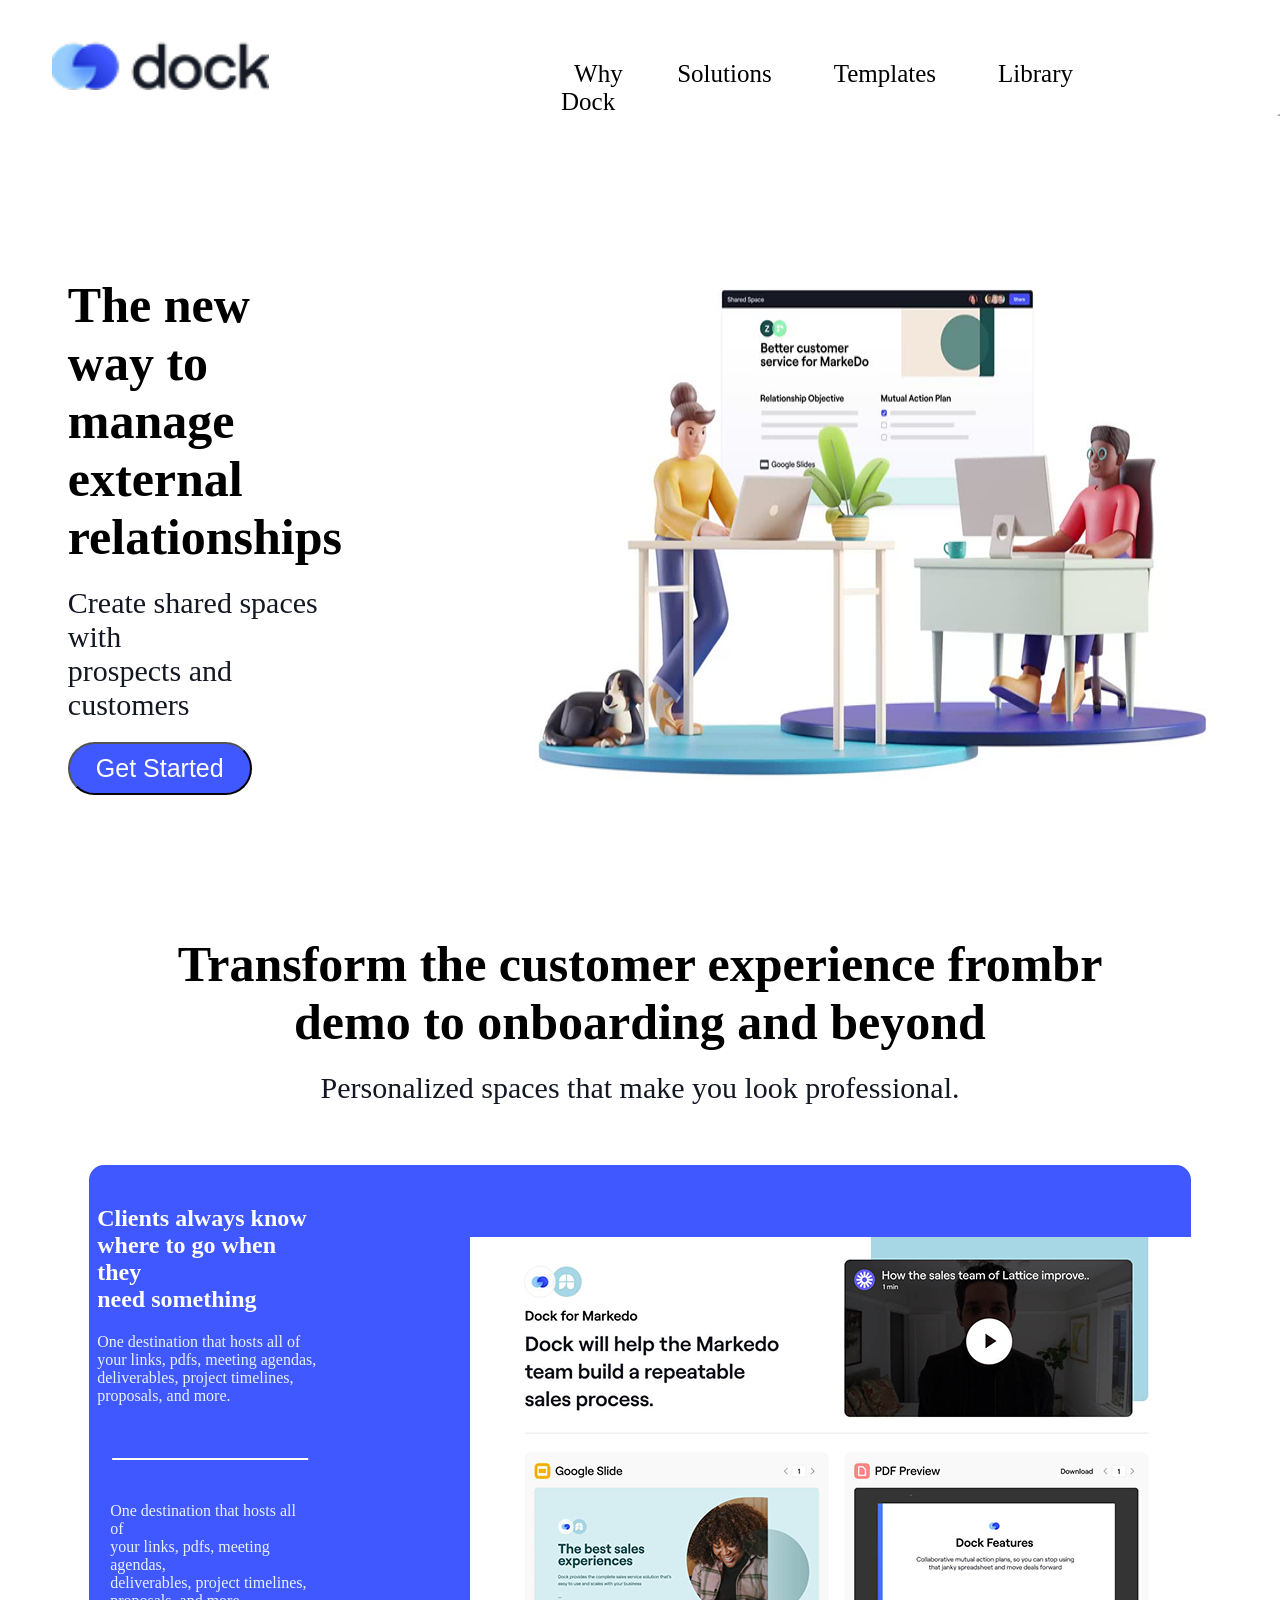
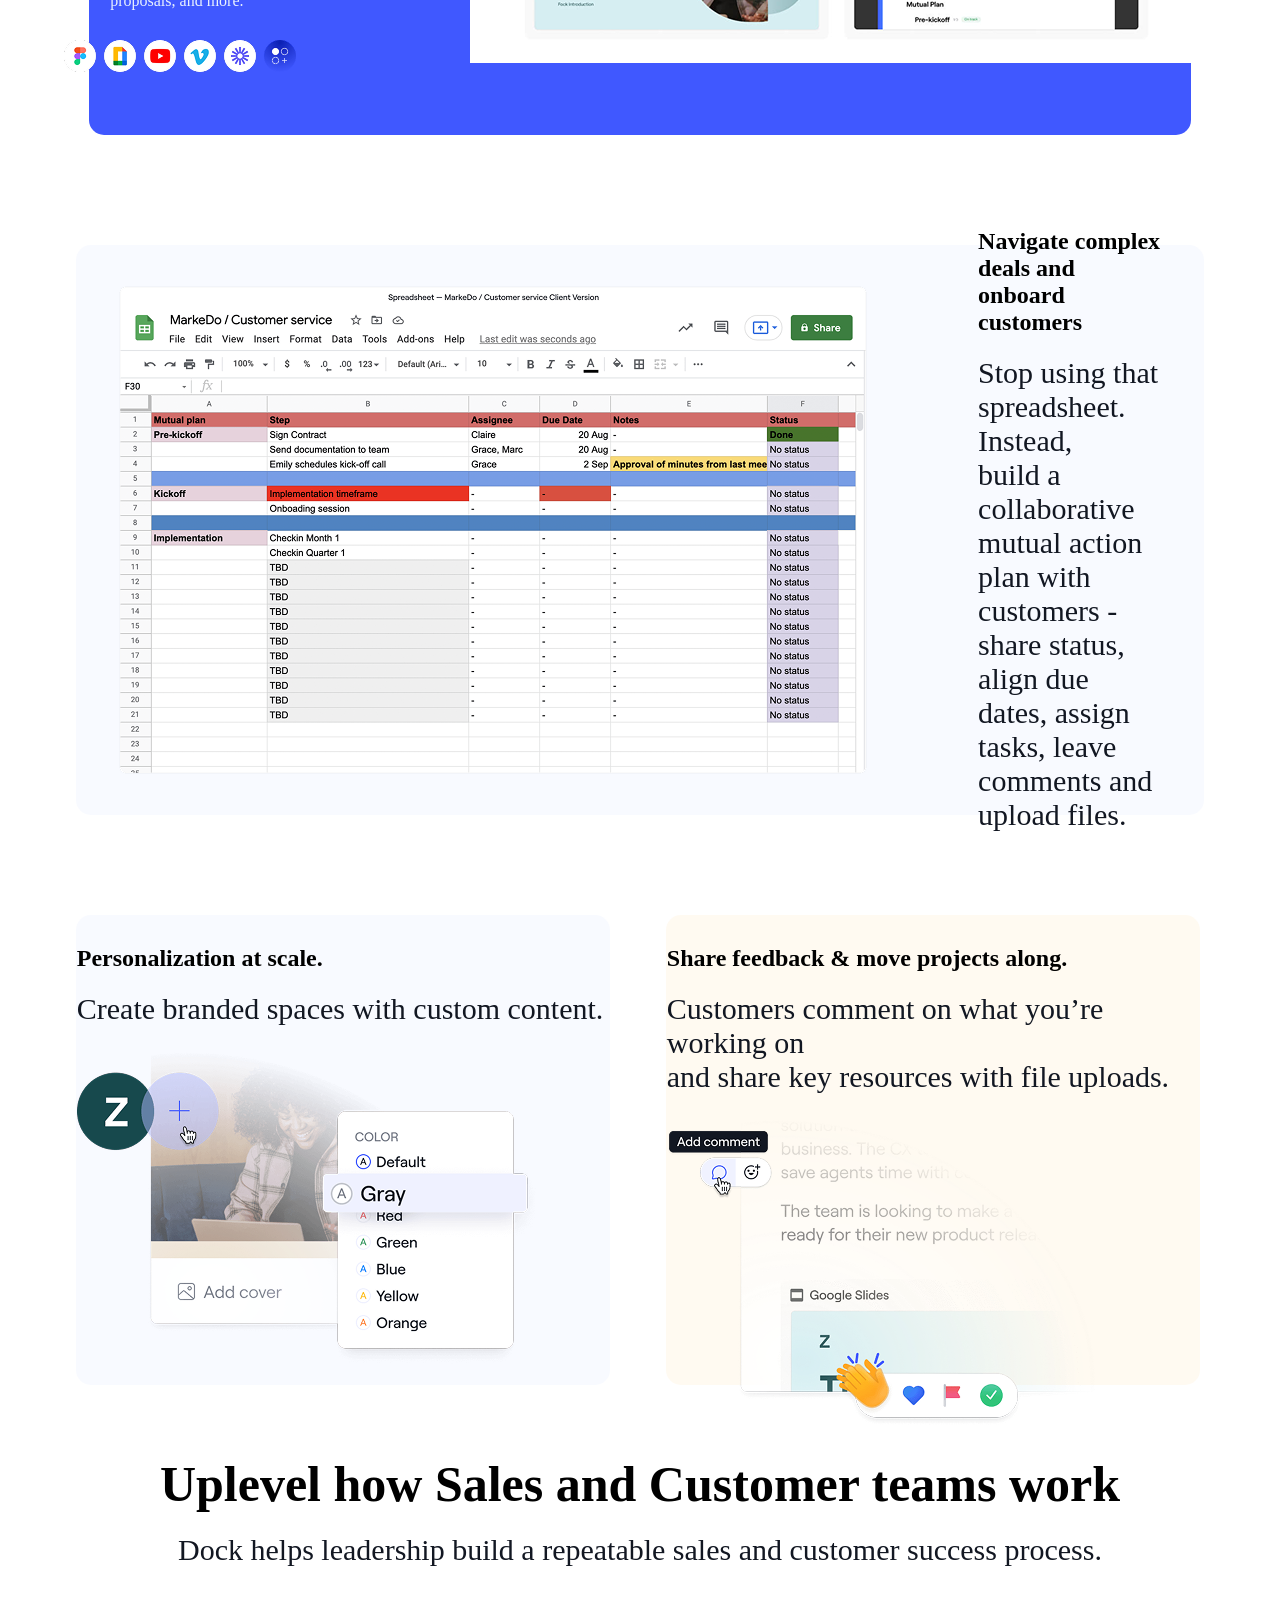
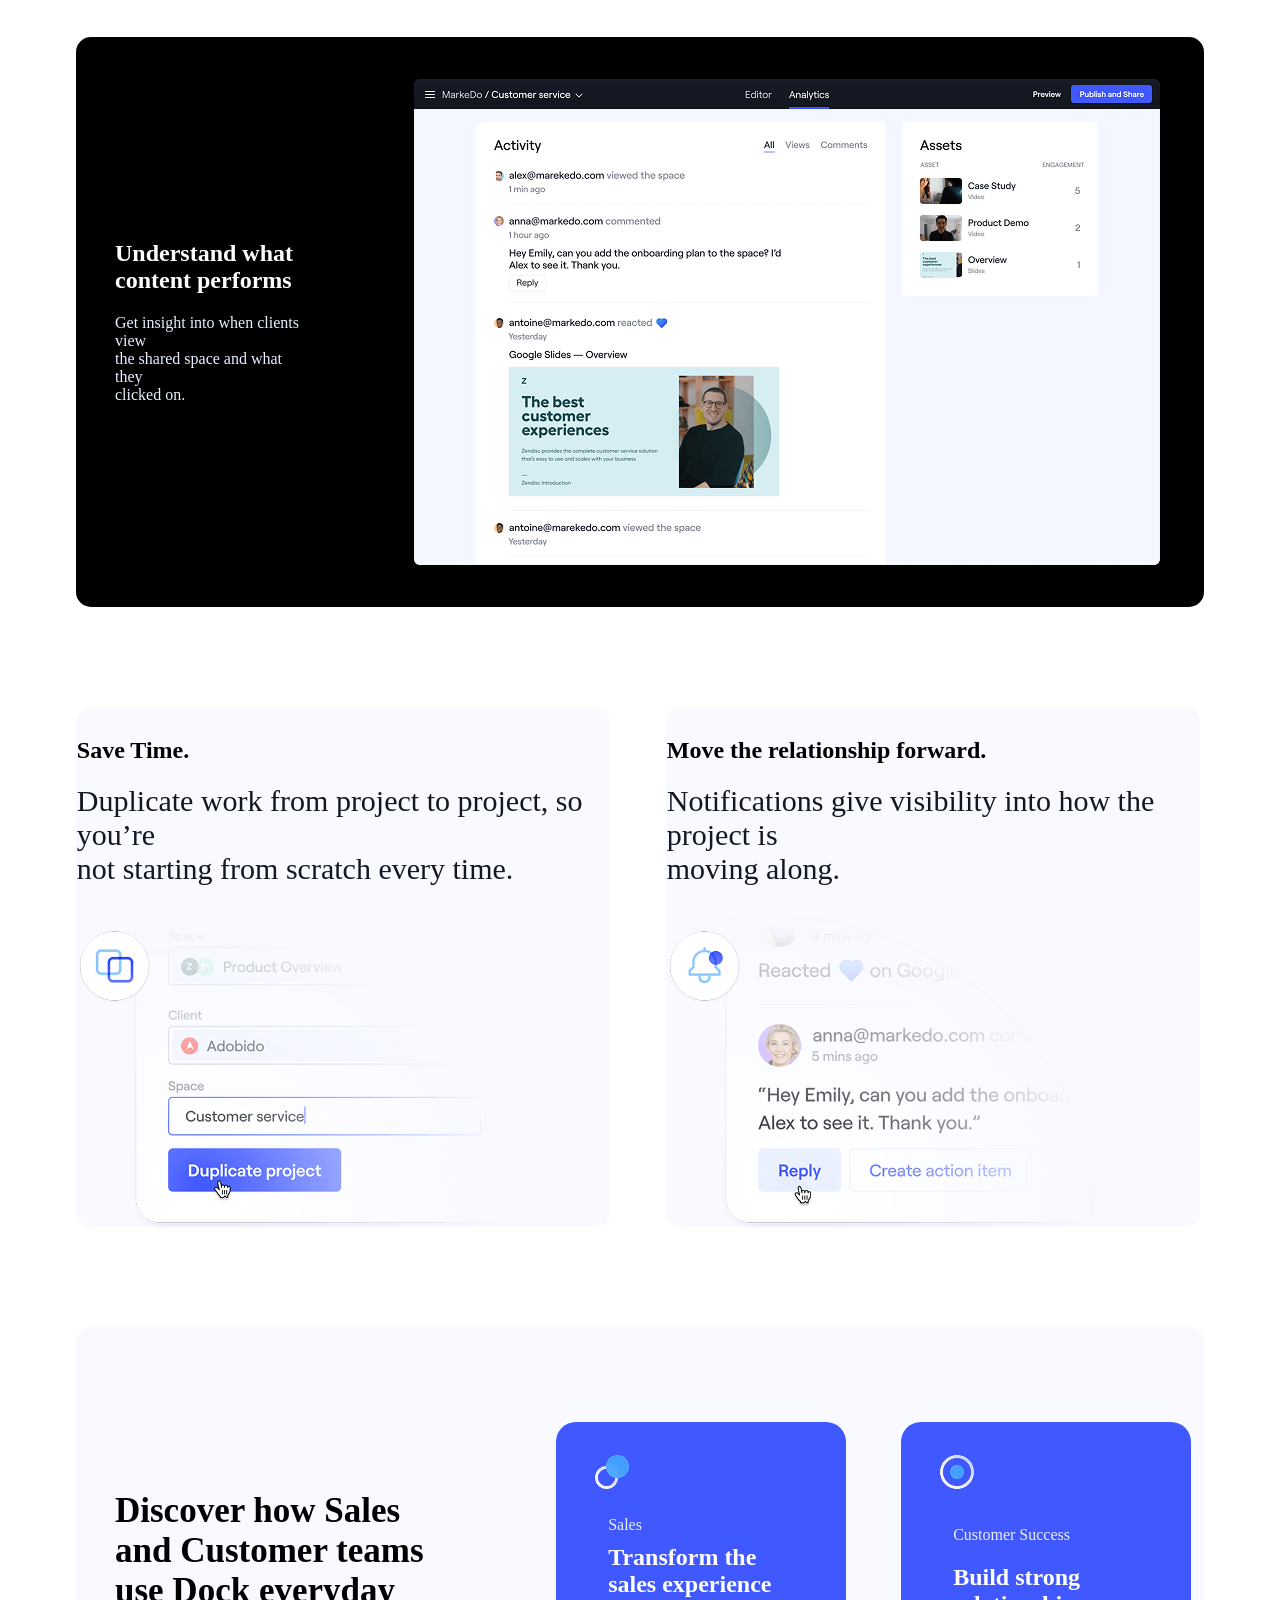
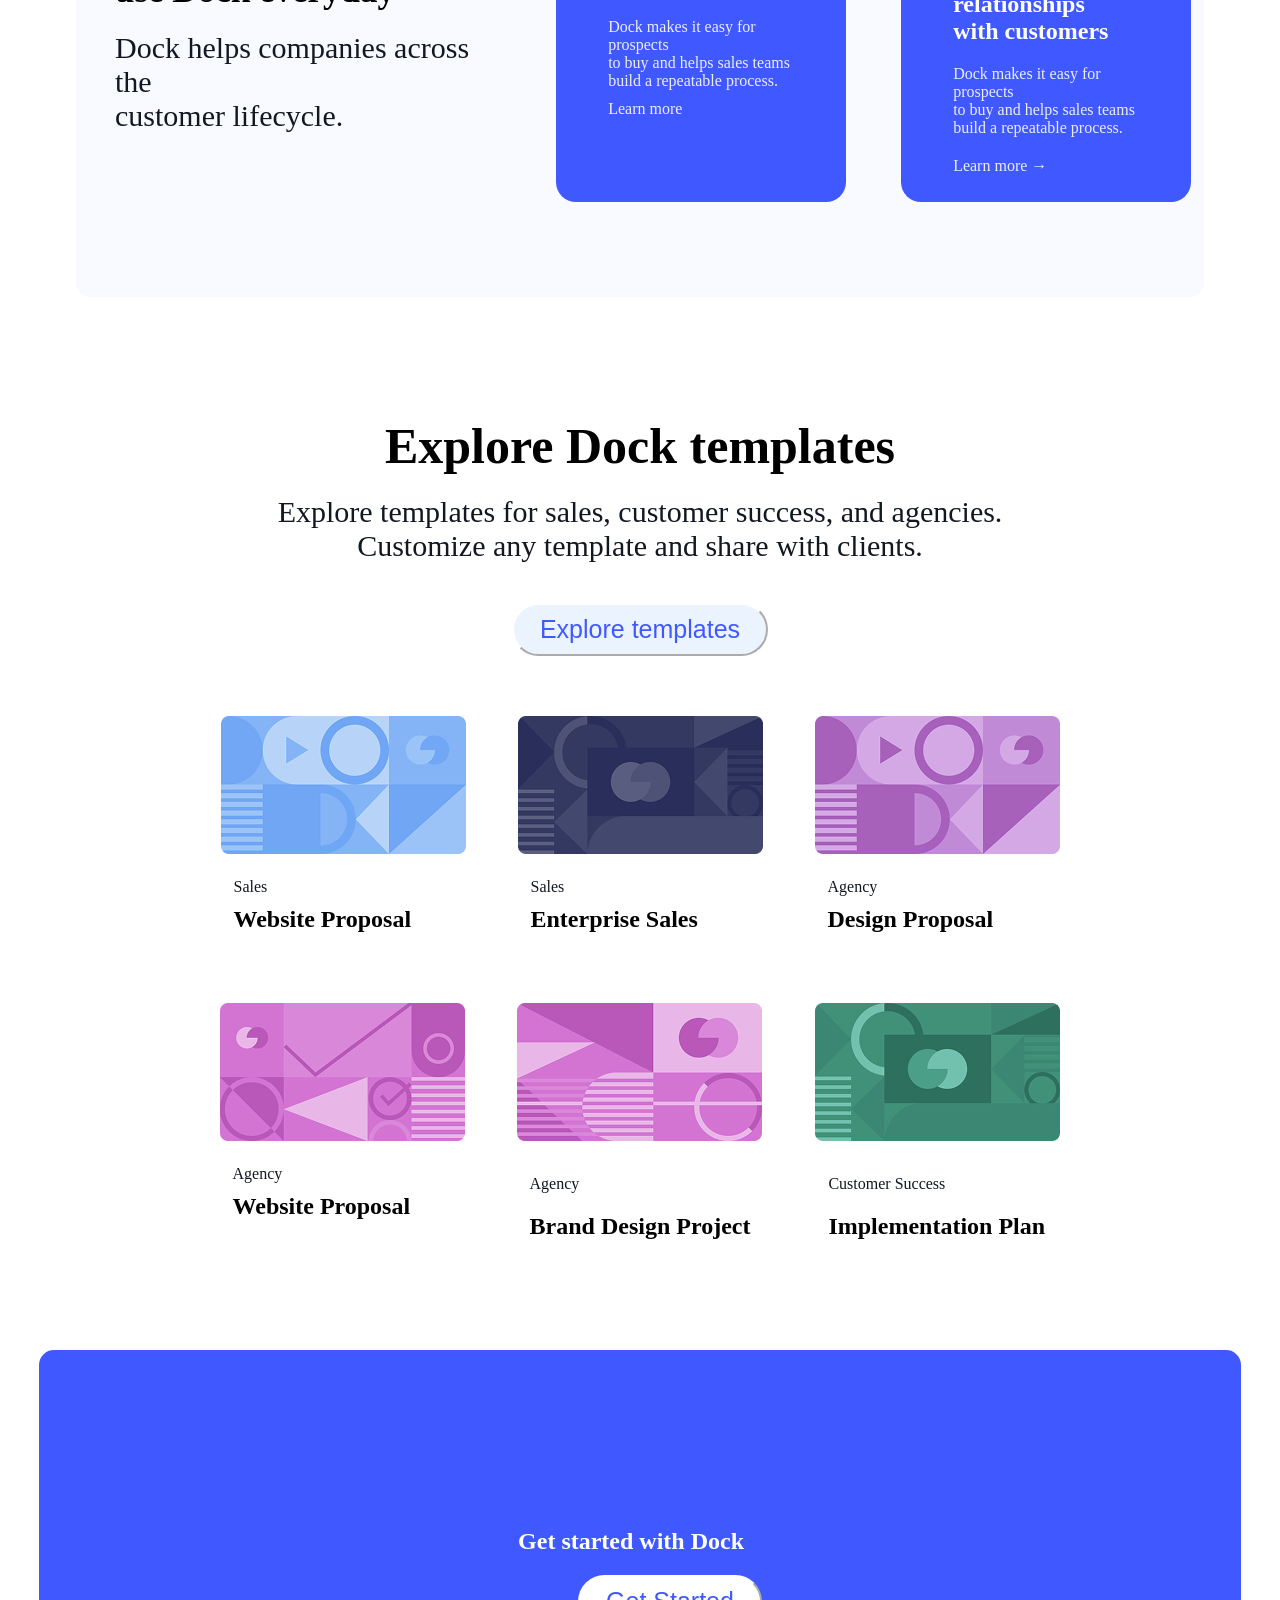
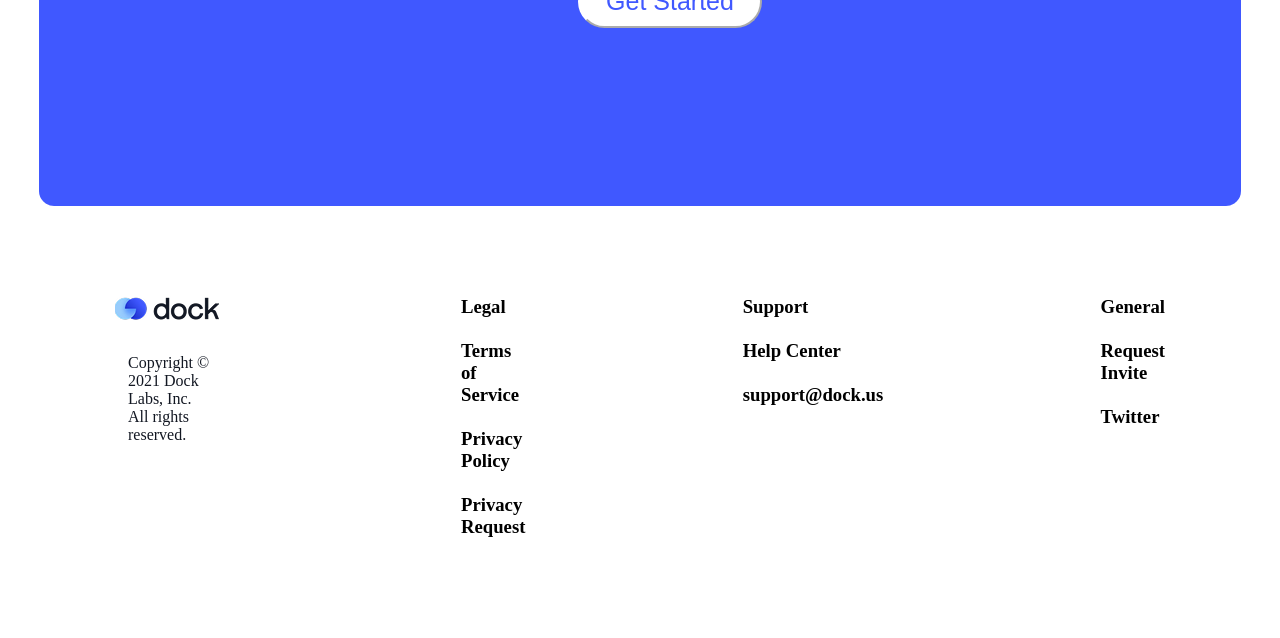
<file: Index.Html>
<!DOCTYPE html>
<html lang="en">
  <head>
    <meta charset="UTF-8" />
    <meta name="viewport" content="width=device-width, initial-scale=1.0" />
    <title>Alikhon</title>
    <link rel="stylesheet" href="style.css" />
    <link rel="icon" href="./images/image.png" />
  </head>
  <body>
    <article class="a1">
      <img src="./images/Rectangle.png" alt="foto" height="50px" />
      <article>
        <ul class="a2">
          <li>
            <a
              href="https://www.figma.com/design/2fCUUXqe4x7he8HZuL7DAa/Affiliate--?node-id=1-185&t=6nnpQIxRqFyxDdeL-0"
              >Why Dock</a
            >
          </li>
          <li>
            <a
              href="https://www.figma.com/design/2fCUUXqe4x7he8HZuL7DAa/Affiliate--?node-id=1-185&t=6nnpQIxRqFyxDdeL-0"
              >Solutions</a
            >
          </li>
          <li>
            <a
              href="https://www.figma.com/design/2fCUUXqe4x7he8HZuL7DAa/Affiliate--?node-id=1-185&t=6nnpQIxRqFyxDdeL-0"
              >Templates</a
            >
          </li>
          <li>
            <a
              href="https://www.figma.com/design/2fCUUXqe4x7he8HZuL7DAa/Affiliate--?node-id=1-185&t=6nnpQIxRqFyxDdeL-0"
              >Library</a
            >
          </li>
          <div class="a5">
            <button class="a4">
              <a
                class="a6"
                href="https://www.figma.com/design/2fCUUXqe4x7he8HZuL7DAa/Affiliate--?node-id=1-185&t=6nnpQIxRqFyxDdeL-0"
                >Login</a
              >
            </button>
            <button class="a3">
              <a
                class="a7"
                href="https://www.figma.com/design/2fCUUXqe4x7he8HZuL7DAa/Affiliate--?node-id=1-185&t=6nnpQIxRqFyxDdeL-0"
                >Started</a
              >
            </button>
          </div>
        </ul>
      </article>
    </article>
    <article class="a10">
      <div>
        <h1 class="a8">
          The new way to <br />
          manage external <br />
          relationships
        </h1>
        <p class="a9">
          Create shared spaces with <br />
          prospects and customers
        </p>
        <div>
          <button class="a11">
            <a
              class="a12"
              href="https://www.figma.com/design/2fCUUXqe4x7he8HZuL7DAa/Affiliate--?node-id=1-185&t=6nnpQIxRqFyxDdeL-0"
            >
              Get Started
            </a>
          </button>
        </div>
      </div>
      <img src="./images/Rectangle (2).png" alt="foto" />
    </article>
    <article class="a13">
      <h1 class="a8">
        Transform the customer experience frombr<br />
        demo to onboarding and beyond
      </h1>
      <p class="a9">Personalized spaces that make you look professional.</p>
      <div class="a18">
        <div class="a16">
          <div>
            <h1 class="a14">
              Clients always know <br />
              where to go when they <br />
              need something
            </h1>
            <p class="a15">
              One destination that hosts all of <br />
              your links, pdfs, meeting agendas, <br />
              deliverables, project timelines, <br />
              proposals, and more.
            </p>
            <div>
              <h1 class="a17">fsdfhdfkndnhfortw</h1>
            </div>
            <div>
              <p class="a15">
                One destination that hosts all of <br />
                your links, pdfs, meeting agendas, <br />
                deliverables, project timelines, <br />
                proposals, and more.
              </p>
              <div class="a25">
                <img src="./images/Rectangle (10).png" alt="fot" />
              </div>
            </div>
          </div>
          <img src="./images/Rectangle (3).png" alt="foto" />
        </div>
      </div>
    </article>
    <article class="a18">
      <div class="a19">
        <img src="./images/Rectangle (4).png" alt="foto" />
        <div>
          <h1>
            Navigate complex <br />
            deals and onboard <br />
            customers
          </h1>
          <p class="a9">
            Stop using that spreadsheet. Instead, <br />
            build a collaborative mutual action <br />
            plan with customers - share status, <br />
            align due dates, assign tasks, leave <br />
            comments and upload files.
          </p>
        </div>
      </div>
    </article>
    <article class="a22">
      <div class="a20">
        <div>
          <h1>Personalization at scale.</h1>
          <p class="a9">Create branded spaces with custom content.</p>
          <img src="./images/Rectangle (5).png" alt="foto" />
        </div>
      </div>
      <div class="a21">
        <div>
          <h1>Share feedback & move projects along.</h1>
          <p class="a9">
            Customers comment on what you’re working on <br />
            and share key resources with file uploads.
          </p>
          <img src="./images/Rectangle (6).png" alt="foto" />
        </div>
      </div>
    </article>
    <article class="a13">
      <h1 class="a8">Uplevel how Sales and Customer teams work</h1>
      <p class="a9">
        Dock helps leadership build a repeatable sales and customer success
        process.
      </p>
    </article>
    <article class="a18">
      <div class="a23">
        <div>
          <h1 class="a14">
            Understand what <br />
            content performs
          </h1>
          <p class="a15">
            Get insight into when clients view <br />
            the shared space and what they <br />
            clicked on.
          </p>
        </div>
        <img src="./images/Rectangle (7).png" alt="foto" />
      </div>
    </article>
    <article class="a22">
      <div class="a24">
        <div>
          <h1>Save Time.</h1>
          <p class="a9">
            Duplicate work from project to project, so you’re <br />
            not starting from scratch every time.
          </p>
          <img src="./images/Rectangle (8).png" alt="foto" />
        </div>
      </div>
      <div class="a24">
        <div>
          <h1>Move the relationship forward.</h1>
          <p class="a9">
            Notifications give visibility into how the project is <br />
            moving along.
          </p>
          <img src="./images/Rectangle (9).png" alt="foto" />
        </div>
      </div>
    </article>
    <article class="a18">
      <div class="a26">
        <div>
          <h1 class="a27">
            Discover how Sales <br />
            and Customer teams <br />
            use Dock everyday
          </h1>
          <p class="a9">
            Dock helps companies across the <br />
            customer lifecycle.
          </p>
        </div>
        <div class="a28">
          <div>
            <img src="./images/Rectangle (11).png" alt="foto" />
            <div>
              <pp class="a38">Sales</pp>
              <h1>
                Transform the <br />
                sales experience
              </h1>
              <p class="a38">
                Dock makes it easy for prospects <br />
                to buy and helps sales teams <br />
                build a repeatable process.
              </p>
              <pp class="a38">Learn more</pp>
            </div>
          </div>
        </div>
        <div class="a28">
          <div>
            <img src="./images/Rectangle (12).png" alt="foto" />
            <div>
              <p class="a38">Customer Success</p>
              <h1>
                Build strong <br />
                relationships <br />
                with customers
              </h1>
              <p class="a38">
                Dock makes it easy for prospects <br />
                to buy and helps sales teams <br />
                build a repeatable process.
              </p>
              <p class="a38">Learn more →</p>
            </div>
          </div>
        </div>
      </div>
    </article>
    <article class="a18">
      <div class="a29">
        <h1 class="a8">Explore Dock templates</h1>
        <p class="a9">
          Explore templates for sales, customer success, and agencies. <br />
          Customize any template and share with clients.
        </p>
        <div class="a32">
          <button class="a31">
            <a
              class="a30"
              href="https://www.figma.com/design/2fCUUXqe4x7he8HZuL7DAa/Affiliate--?node-id=1-185&t=6nnpQIxRqFyxDdeL-0"
              >Explore templates</a
            >
          </button>
        </div>
        <div class="a34">
          <div class="a33">
            <img src="./images/Rectangle (13).png" alt="foto" />
            <div>
              <pp class="a40">Sales</pp>
              <h2>Website Proposal</h2>
            </div>
          </div>
          <div class="a33">
            <img src="./images/Rectangle (14).png" alt="foto" />
            <div>
              <pp class="a40">Sales</pp>
              <h2>Enterprise Sales</h2>
            </div>
          </div>
          <div class="a33">
            <img src="./images/Rectangle (15).png" alt="foto" />
            <div>
              <pp class="a40">Agency</pp>
              <h2>Design Proposal</h2>
            </div>
          </div>
        </div>
        <div class="a34">
          <div class="a33">
            <img src="./images/Rectangle (16).png" alt="foto" width="245px" />
            <div>
              <pp class="a40">Agency</pp>
              <h2>Website Proposal</h2>
            </div>
          </div>
          <div class="a33">
            <img src="./images/Rectangle (17).png" alt="foto" width="245px" />
            <div>
              <p class="a40">Agency</p>
              <h2>Brand Design Project</h2>
            </div>
          </div>
          <div class="a33">
            <img src="./images/Rectangle (18).png" alt="foto" width="245px" />
            <div>
              <p class="a40">Customer Success</p>
              <h2>Implementation Plan</h2>
            </div>
          </div>
        </div>
      </div>
    </article>
    <article>
      <div class="a37">
        <div>
          <h1 class="a14">Get started with Dock</h1>
          <div>
            <button class="a35">
              <a
                class="a36"
                href="https://www.figma.com/design/2fCUUXqe4x7he8HZuL7DAa/Affiliate--?node-id=1-185&t=6nnpQIxRqFyxDdeL-0"
                >Get Started</a
              >
            </button>
          </div>
        </div>
      </div>
    </article>
    <article class="a18">
      <div class="a39">
        <div>
          <img src="./images/Rectangle.png" alt="foto" />
          <div>
            <p class="a40">
              Copyright © 2021 Dock Labs, Inc. <br />
              All rights reserved.
            </p>
          </div>
        </div>
        <div>
          <h3>
            Legal <br />
            <br />
            Terms of Service <br />
            <br />
            Privacy Policy <br />
            <br />
            Privacy Request
          </h3>
        </div> 
        <div>
          <h3>
            Support <br />
            <br />
            Help Center <br />
            <br />
            support@dock.us
          </h3>
        </div>
        <div>
          <h3>
            General<br />
            <br />
            Request Invite <br />
            <br />
            Twitter
          </h3>
        </div>
      </div>
    </article>
  </body>
</html>
</file>
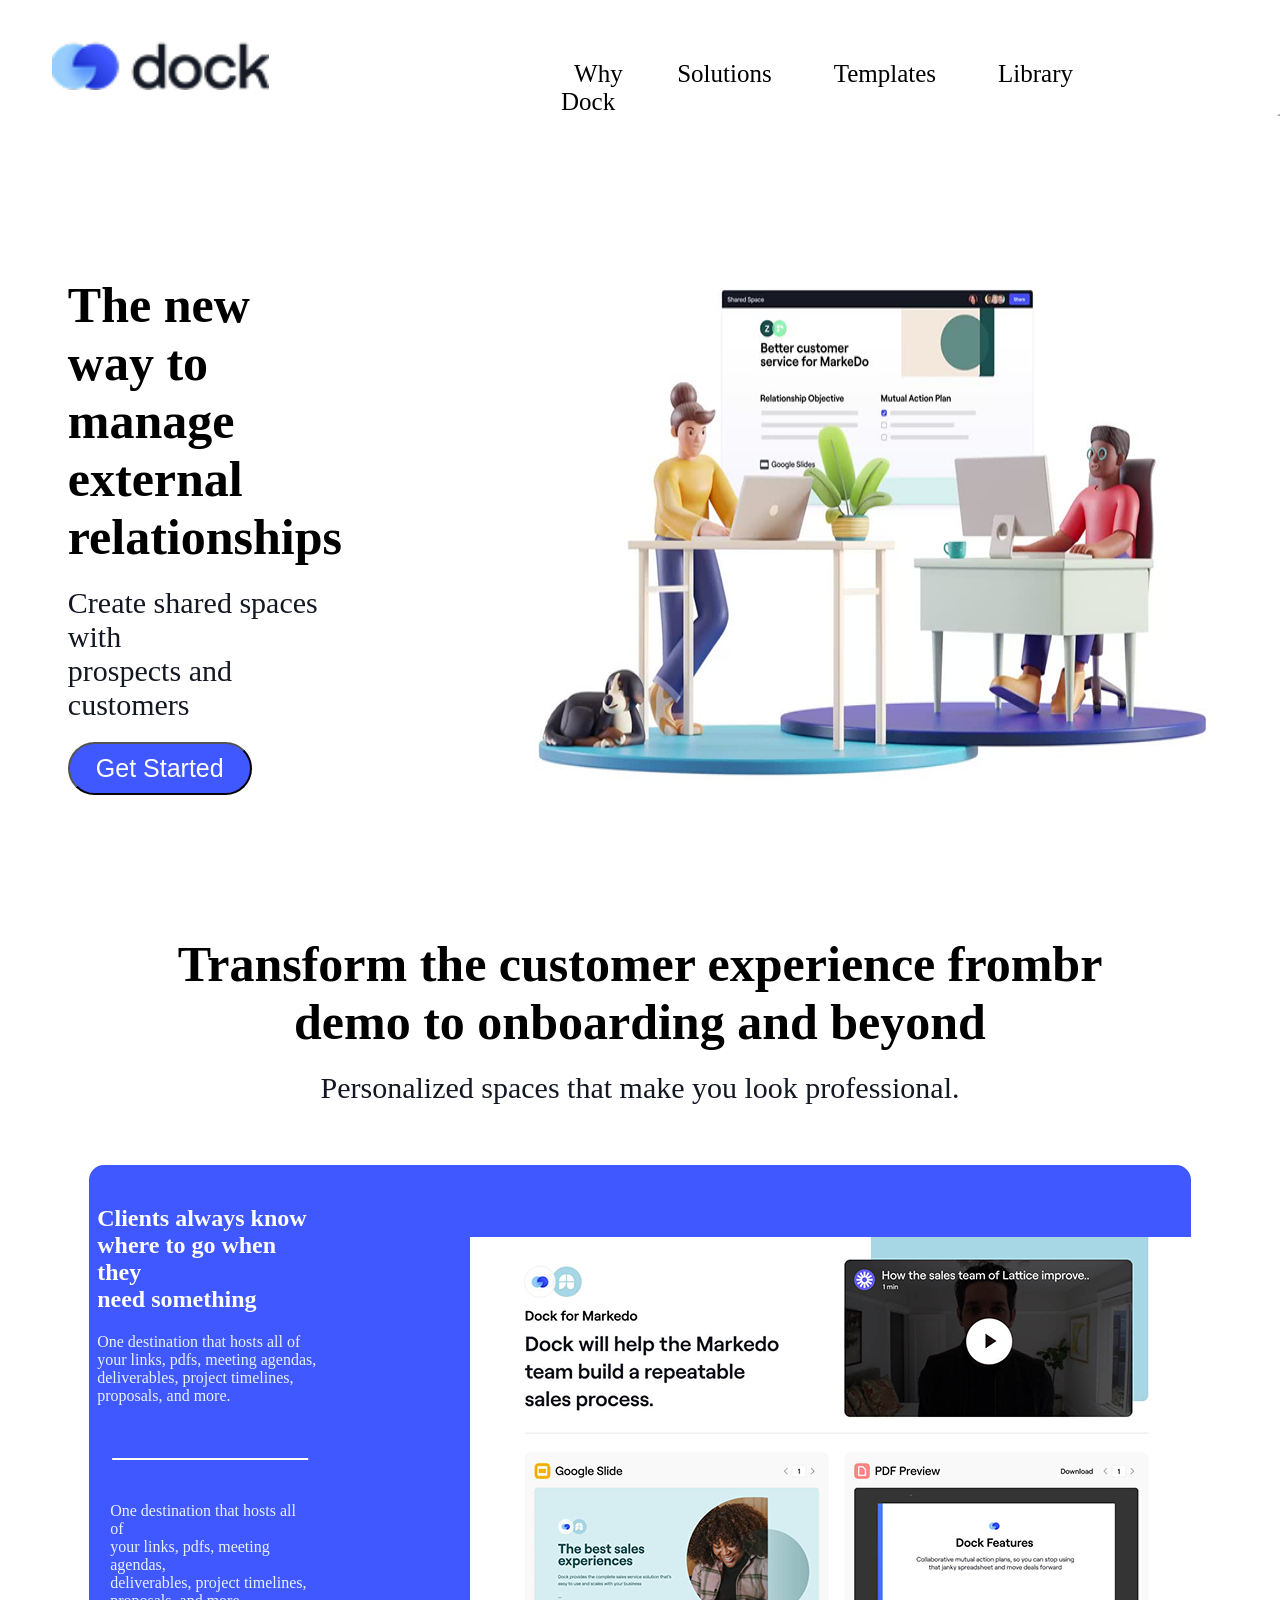
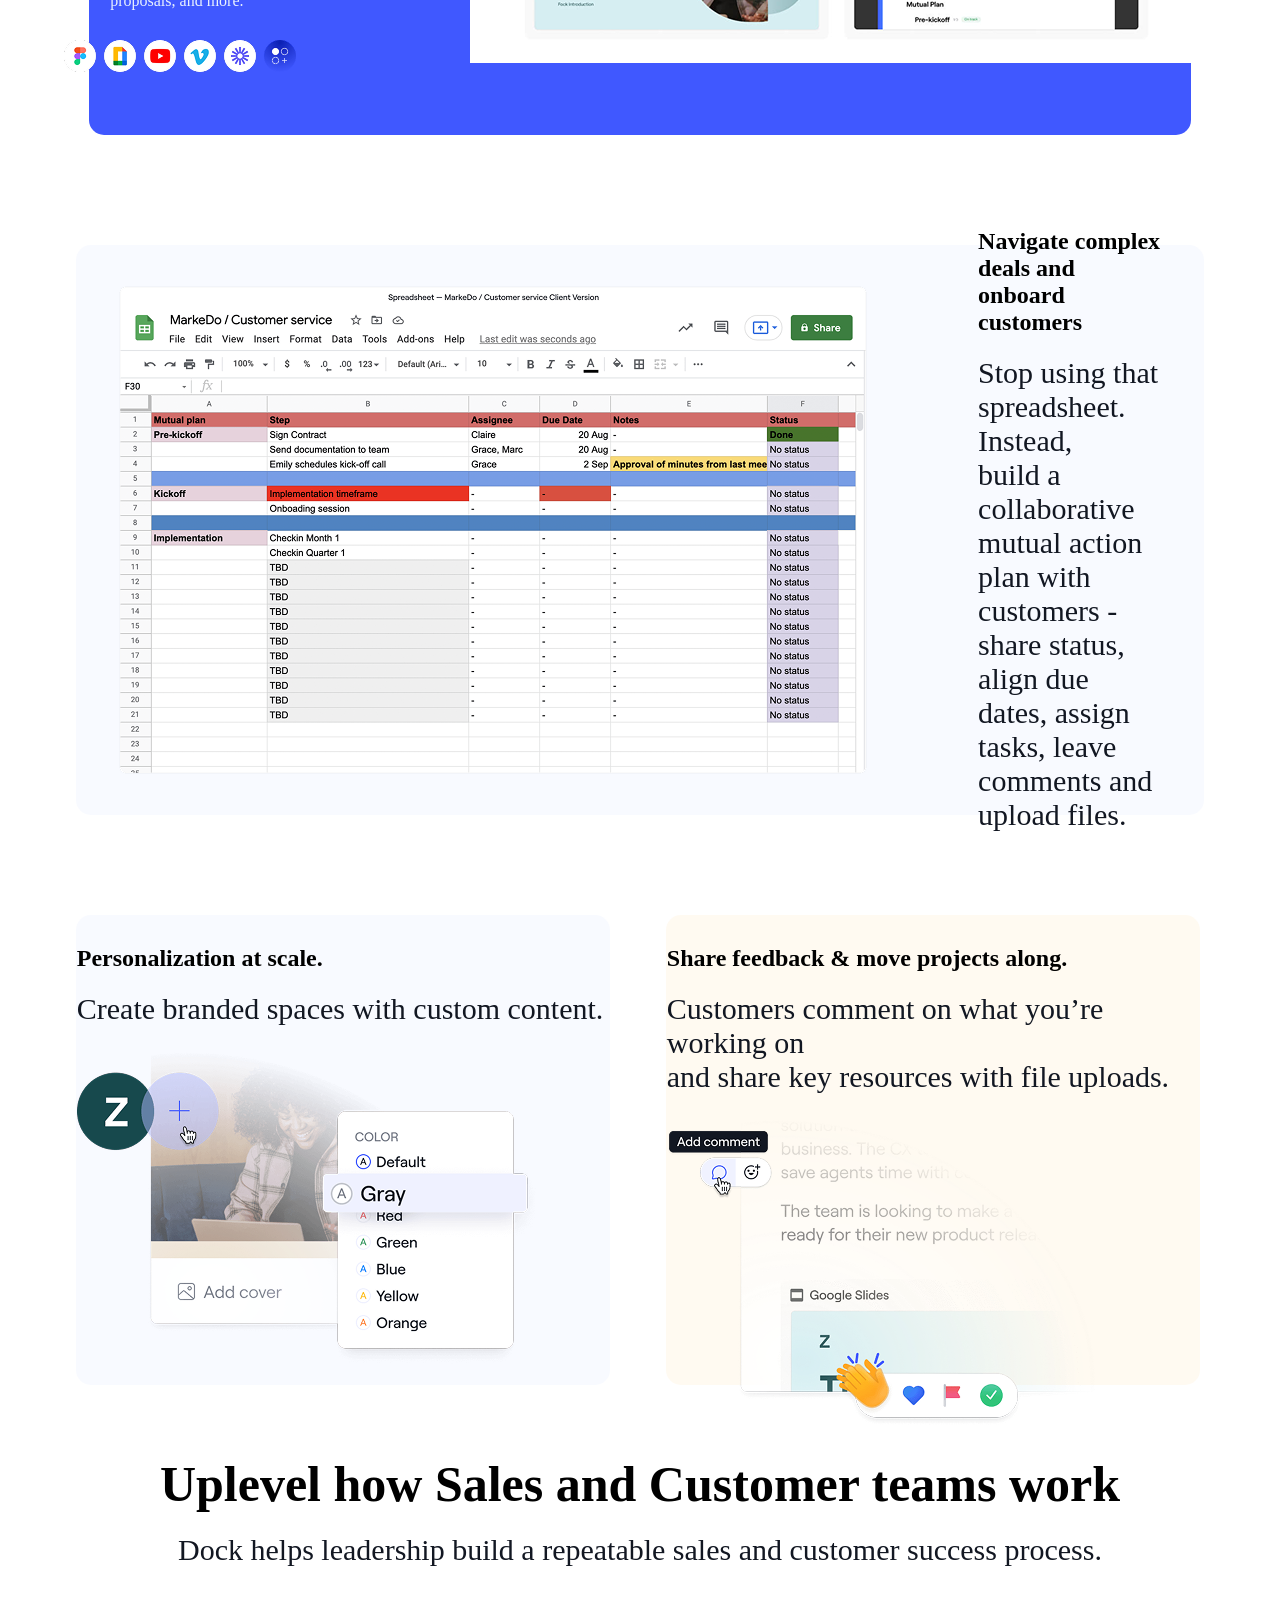
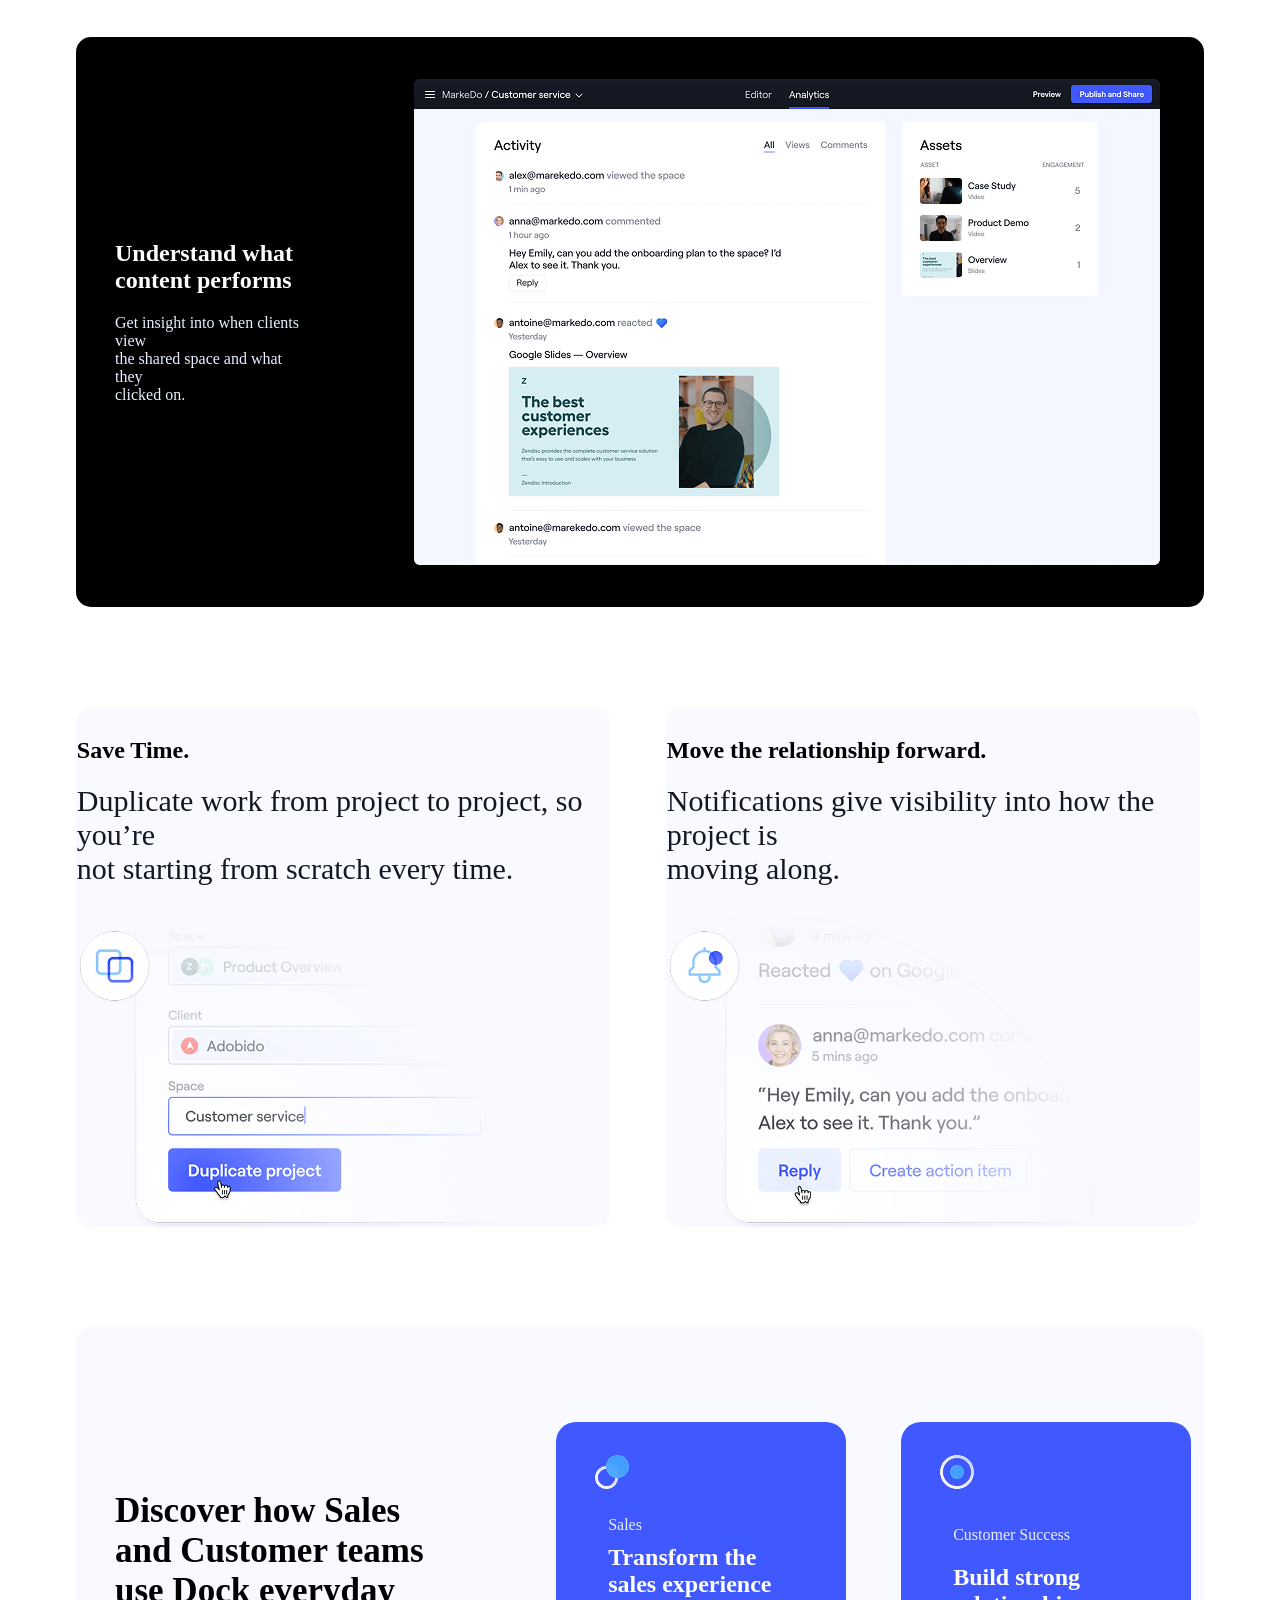
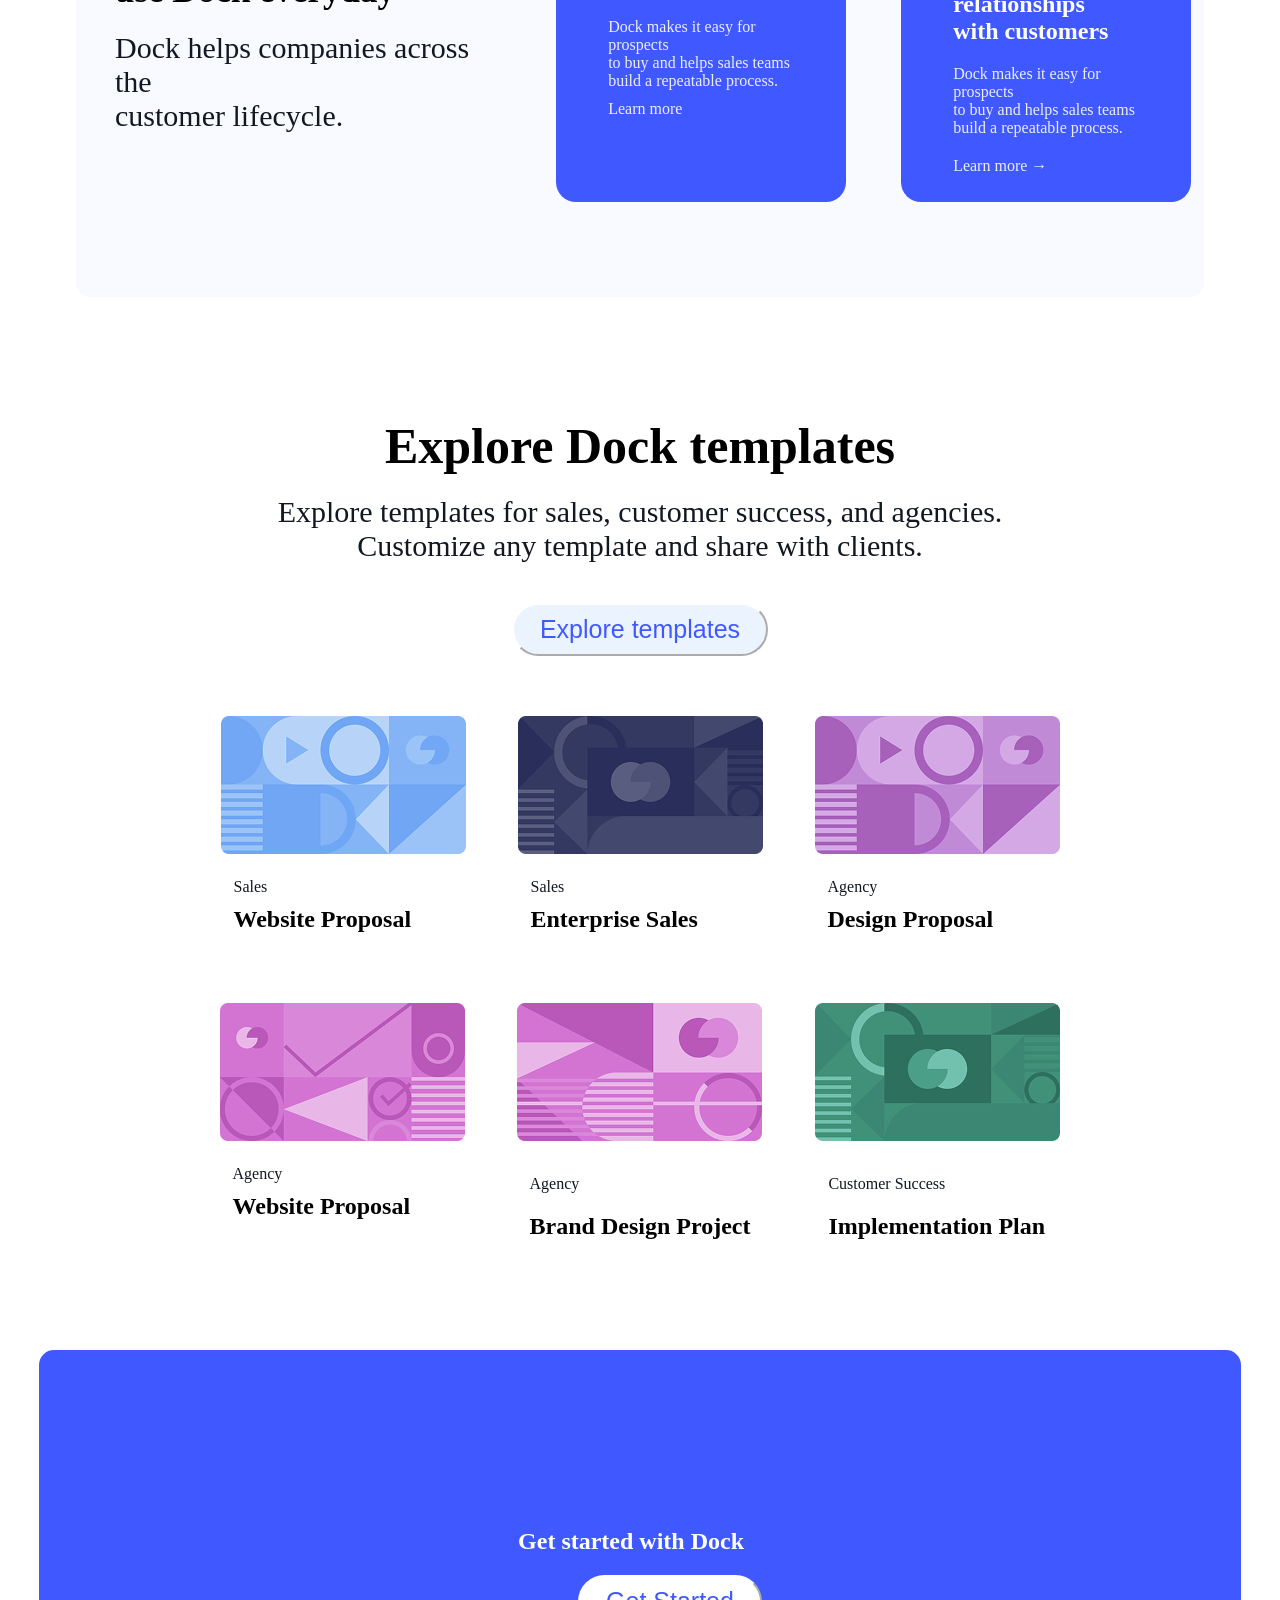
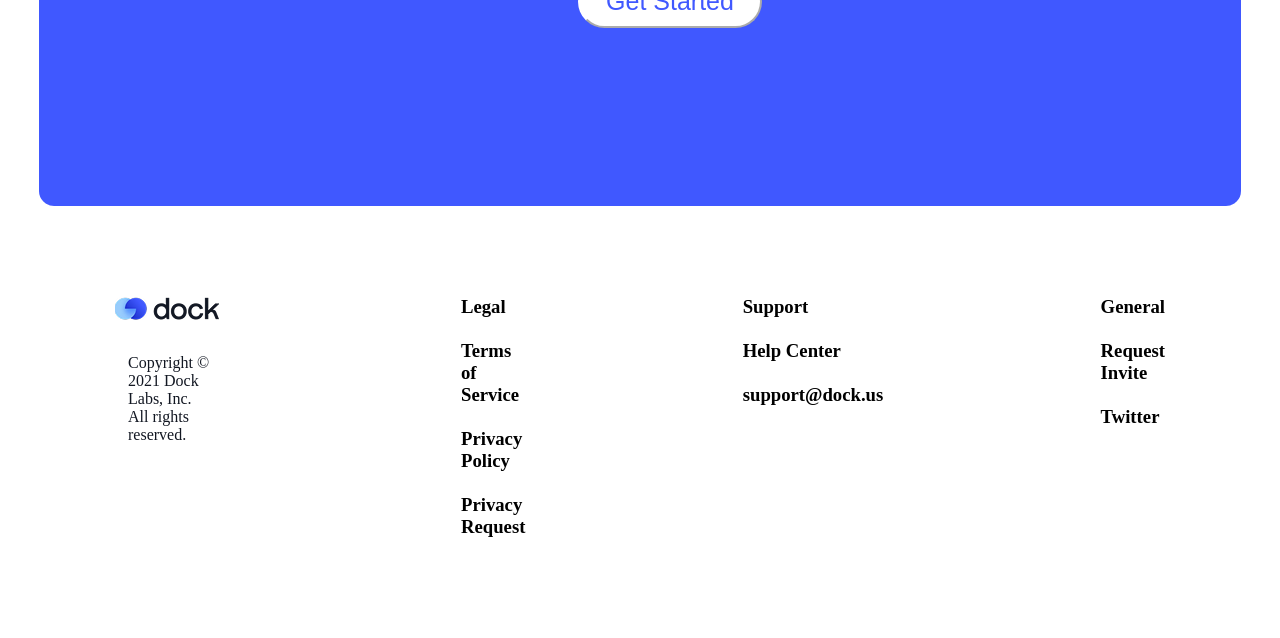
<file: index.html>
<!DOCTYPE html>
<html lang="en">
  <head>
    <meta charset="UTF-8" />
    <meta name="viewport" content="width=device-width, initial-scale=1.0" />
    <title>Alikhon</title>
    <link rel="stylesheet" href="style.css" />
    <link rel="icon" href="./images/image.png" />
  </head>
  <body>
    <article class="a1">
      <img src="./images/Rectangle.png" alt="foto" height="50px" />
      <article>
        <ul class="a2">
          <li>
            <a
              href="https://www.figma.com/design/2fCUUXqe4x7he8HZuL7DAa/Affiliate--?node-id=1-185&t=6nnpQIxRqFyxDdeL-0"
              >Why Dock</a
            >
          </li>
          <li>
            <a
              href="https://www.figma.com/design/2fCUUXqe4x7he8HZuL7DAa/Affiliate--?node-id=1-185&t=6nnpQIxRqFyxDdeL-0"
              >Solutions</a
            >
          </li>
          <li>
            <a
              href="https://www.figma.com/design/2fCUUXqe4x7he8HZuL7DAa/Affiliate--?node-id=1-185&t=6nnpQIxRqFyxDdeL-0"
              >Templates</a
            >
          </li>
          <li>
            <a
              href="https://www.figma.com/design/2fCUUXqe4x7he8HZuL7DAa/Affiliate--?node-id=1-185&t=6nnpQIxRqFyxDdeL-0"
              >Library</a
            >
          </li>
          <div class="a5">
            <button class="a4">
              <a
                class="a6"
                href="https://www.figma.com/design/2fCUUXqe4x7he8HZuL7DAa/Affiliate--?node-id=1-185&t=6nnpQIxRqFyxDdeL-0"
                >Login</a
              >
            </button>
            <button class="a3">
              <a
                class="a7"
                href="https://www.figma.com/design/2fCUUXqe4x7he8HZuL7DAa/Affiliate--?node-id=1-185&t=6nnpQIxRqFyxDdeL-0"
                >Started</a
              >
            </button>
          </div>
        </ul>
      </article>
    </article>
    <article class="a10">
      <div>
        <h1 class="a8">
          The new way to <br />
          manage external <br />
          relationships
        </h1>
        <p class="a9">
          Create shared spaces with <br />
          prospects and customers
        </p>
        <div>
          <button class="a11">
            <a
              class="a12"
              href="https://www.figma.com/design/2fCUUXqe4x7he8HZuL7DAa/Affiliate--?node-id=1-185&t=6nnpQIxRqFyxDdeL-0"
            >
              Get Started
            </a>
          </button>
        </div>
      </div>
      <img src="./images/Rectangle (2).png" alt="foto" />
    </article>
    <article class="a13">
      <h1 class="a8">
        Transform the customer experience frombr<br />
        demo to onboarding and beyond
      </h1>
      <p class="a9">Personalized spaces that make you look professional.</p>
      <div class="a18">
        <div class="a16">
          <div>
            <h1 class="a14">
              Clients always know <br />
              where to go when they <br />
              need something
            </h1>
            <p class="a15">
              One destination that hosts all of <br />
              your links, pdfs, meeting agendas, <br />
              deliverables, project timelines, <br />
              proposals, and more.
            </p>
            <div>
              <h1 class="a17">fsdfhdfkndnhfortw</h1>
            </div>
            <div>
              <p class="a15">
                One destination that hosts all of <br />
                your links, pdfs, meeting agendas, <br />
                deliverables, project timelines, <br />
                proposals, and more.
              </p>
              <div class="a25">
                <img src="./images/Rectangle (10).png" alt="fot" />
              </div>
            </div>
          </div>
          <img src="./images/Rectangle (3).png" alt="foto" />
        </div>
      </div>
    </article>
    <article class="a18">
      <div class="a19">
        <img src="./images/Rectangle (4).png" alt="foto" />
        <div>
          <h1>
            Navigate complex <br />
            deals and onboard <br />
            customers
          </h1>
          <p class="a9">
            Stop using that spreadsheet. Instead, <br />
            build a collaborative mutual action <br />
            plan with customers - share status, <br />
            align due dates, assign tasks, leave <br />
            comments and upload files.
          </p>
        </div>
      </div>
    </article>
    <article class="a22">
      <div class="a20">
        <div>
          <h1>Personalization at scale.</h1>
          <p class="a9">Create branded spaces with custom content.</p>
          <img src="./images/Rectangle (5).png" alt="foto" />
        </div>
      </div>
      <div class="a21">
        <div>
          <h1>Share feedback & move projects along.</h1>
          <p class="a9">
            Customers comment on what you’re working on <br />
            and share key resources with file uploads.
          </p>
          <img src="./images/Rectangle (6).png" alt="foto" />
        </div>
      </div>
    </article>
    <article class="a13">
      <h1 class="a8">Uplevel how Sales and Customer teams work</h1>
      <p class="a9">
        Dock helps leadership build a repeatable sales and customer success
        process.
      </p>
    </article>
    <article class="a18">
      <div class="a23">
        <div>
          <h1 class="a14">
            Understand what <br />
            content performs
          </h1>
          <p class="a15">
            Get insight into when clients view <br />
            the shared space and what they <br />
            clicked on.
          </p>
        </div>
        <img src="./images/Rectangle (7).png" alt="foto" />
      </div>
    </article>
    <article class="a22">
      <div class="a24">
        <div>
          <h1>Save Time.</h1>
          <p class="a9">
            Duplicate work from project to project, so you’re <br />
            not starting from scratch every time.
          </p>
          <img src="./images/Rectangle (8).png" alt="foto" />
        </div>
      </div>
      <div class="a24">
        <div>
          <h1>Move the relationship forward.</h1>
          <p class="a9">
            Notifications give visibility into how the project is <br />
            moving along.
          </p>
          <img src="./images/Rectangle (9).png" alt="foto" />
        </div>
      </div>
    </article>
    <article class="a18">
      <div class="a26">
        <div>
          <h1 class="a27">
            Discover how Sales <br />
            and Customer teams <br />
            use Dock everyday
          </h1>
          <p class="a9">
            Dock helps companies across the <br />
            customer lifecycle.
          </p>
        </div>
        <div class="a28">
          <div>
            <img src="./images/Rectangle (11).png" alt="foto" />
            <div>
              <pp class="a38">Sales</pp>
              <h1>
                Transform the <br />
                sales experience
              </h1>
              <p class="a38">
                Dock makes it easy for prospects <br />
                to buy and helps sales teams <br />
                build a repeatable process.
              </p>
              <pp class="a38">Learn more</pp>
            </div>
          </div>
        </div>
        <div class="a28">
          <div>
            <img src="./images/Rectangle (12).png" alt="foto" />
            <div>
              <p class="a38">Customer Success</p>
              <h1>
                Build strong <br />
                relationships <br />
                with customers
              </h1>
              <p class="a38">
                Dock makes it easy for prospects <br />
                to buy and helps sales teams <br />
                build a repeatable process.
              </p>
              <p class="a38">Learn more →</p>
            </div>
          </div>
        </div>
      </div>
    </article>
    <article class="a18">
      <div class="a29">
        <h1 class="a8">Explore Dock templates</h1>
        <p class="a9">
          Explore templates for sales, customer success, and agencies. <br />
          Customize any template and share with clients.
        </p>
        <div class="a32">
          <button class="a31">
            <a
              class="a30"
              href="https://www.figma.com/design/2fCUUXqe4x7he8HZuL7DAa/Affiliate--?node-id=1-185&t=6nnpQIxRqFyxDdeL-0"
              >Explore templates</a
            >
          </button>
        </div>
        <div class="a34">
          <div class="a33">
            <img src="./images/Rectangle (13).png" alt="foto" />
            <div>
              <pp class="a40">Sales</pp>
              <h2>Website Proposal</h2>
            </div>
          </div>
          <div class="a33">
            <img src="./images/Rectangle (14).png" alt="foto" />
            <div>
              <pp class="a40">Sales</pp>
              <h2>Enterprise Sales</h2>
            </div>
          </div>
          <div class="a33">
            <img src="./images/Rectangle (15).png" alt="foto" />
            <div>
              <pp class="a40">Agency</pp>
              <h2>Design Proposal</h2>
            </div>
          </div>
        </div>
        <div class="a34">
          <div class="a33">
            <img src="./images/Rectangle (16).png" alt="foto" width="245px" />
            <div>
              <pp class="a40">Agency</pp>
              <h2>Website Proposal</h2>
            </div>
          </div>
          <div class="a33">
            <img src="./images/Rectangle (17).png" alt="foto" width="245px" />
            <div>
              <p class="a40">Agency</p>
              <h2>Brand Design Project</h2>
            </div>
          </div>
          <div class="a33">
            <img src="./images/Rectangle (18).png" alt="foto" width="245px" />
            <div>
              <p class="a40">Customer Success</p>
              <h2>Implementation Plan</h2>
            </div>
          </div>
        </div>
      </div>
    </article>
    <article>
      <div class="a37">
        <div>
          <h1 class="a14">Get started with Dock</h1>
          <div>
            <button class="a35">
              <a
                class="a36"
                href="https://www.figma.com/design/2fCUUXqe4x7he8HZuL7DAa/Affiliate--?node-id=1-185&t=6nnpQIxRqFyxDdeL-0"
                >Get Started</a
              >
            </button>
          </div>
        </div>
      </div>
    </article>
    <article class="a18">
      <div class="a39">
        <div>
          <img src="./images/Rectangle.png" alt="foto" />
          <div>
            <p class="a40">
              Copyright © 2021 Dock Labs, Inc. <br />
              All rights reserved.
            </p>
          </div>
        </div>
        
        <div>
          <h3>
            Legal <br />
            <br />
            Terms of Service <br />
            <br />
            Privacy Policy <br />
            <br />
            Privacy Request
          </h3>
        </div> 
        <div>
          <h3>
            Support <br />
            <br />
            Help Center <br />
            <br />
            support@dock.us
          </h3>
        </div>
        <div>
          <h3>
            General<br />
            <br />
            Request Invite <br />
            <br />
            Twitter
          </h3>
        </div>
      </div>
    </article>
  </body>
</html>
</file>
<file: style.css>
*{
    margin: 0;
    padding: 10px 13px;
}
.a1{
    display: flex;
    gap: 20%;
}
.a2{
    display: flex;
    gap: 10px;
}
a{
    font-size: 25px;
    color: black;
    text-decoration: none;
}
ul{
    list-style: none;
}
.a3{
    background-color: #408CFF1A;
    color: #4058FF;
    border-radius: 15px;
    border-color: white;
}
.a4{
    background-color: white;
    border-color: white;
}
.a5{
    margin-left: 155px;
    display: flex;
    gap: 30px;
    border-color: white;
}
.a6{
    font-size: 14px;
}
.a7{
    font-size: 14px;
    color: #4058FF;
}
.a8{
    font-size: 50px;
    font-style: inherit;
}
.a9{
    color: #121722;
    font-size: 30px;
}
.a10{
    justify-content: center;
    display: flex;
    padding: 100px;
    gap: 15%;
}
.a11{
    background-color: #4058FF;
    border-radius: 30px;
}
.a12{
    color: white;
    text-decoration: none;
}
.a13{
    text-align: center;
}
.a14{
    text-align: left;
    color: white;
}
.a15{
    text-align: left;
    color: #E8F1FF;
}
.a16{
    align-items: center;
    justify-content: center;
    display: flex;
    background-color: #4058FF;
    height: 550px;
    border-radius: 15px;
    gap: 10%;
}
.a17{
    color: #4058FF;
    text-decoration: underline white;
    width: 200px;
}
.a18{
    padding: 50px;
}
.a19{
    align-items: center;
    justify-content: center;
    display: flex;
    background-color: #F1F5FF80;
    height: 550px;
    border-radius: 15px;
    gap: 5%;
}
.a20{
    justify-content: center;
    width: 45%;
    display: flex;
    background-color: #F1F5FF80;
    height: 450px;
    border-radius: 15px;
    gap: 5%;
}
.a21{
    justify-content: center;
    width: 45%;
    display: flex;
    background-color: #FFF6E480;
    height: 450px;
    border-radius: 15px;
    gap: 5%;
}
.a22{
    padding: 50px;
    display: flex;
    gap: 5%;
}
.a23{
    align-items: center;
    justify-content: center;
    display: flex;
    background-color: black;
    height: 550px;
    border-radius: 15px;
    gap: 5%;
}
.a24{
    justify-content: center;
    width: 45%;
    display: flex;
    background-color: #F1F5FF80;
    height: 500px;
    border-radius: 15px;
    gap: 5%;
}
.a25{
    margin-left: -60px;
}
.a26{
    align-items: center;
    justify-content: center;
    display: flex;
    background-color: #F1F5FF80;
    height: 550px;
    border-radius: 15px;
    gap: 5%;
}
.a27{
    color: black;
    font-size: 35px;
}
.a28{
    height: 360px;
    background-color: #4058FF;
    color: white;
    border-radius: 20px;
}
.a29{
    text-align: center;
}
.a30{
    color: #4058FF;
    text-decoration: none;
}
.a31{
    background-color: #408CFF1A;
    border-color: white;
    border-radius: 30px;
}
.a32{
    padding: 30px; 
}
.a33{
    text-align: left;
}
.a34{
    display: flex;
    justify-content: center;
}
.a35{
    margin-left: 60px;
    background-color: white;
    border-color: white;
    border-radius: 30px;
}
.a36{
    color: #4058FF;
    text-decoration: none;
}
.a37{
    align-items: center;
    justify-content: center;
    display: flex;
    background-color: #4058FF;
    height: 436px;
    border-radius: 15px;
    gap: 10%;
}
.a38{
    color: #FFFFFFE5;
}
.a39{
    display: flex;
    justify-content: center;
    gap: 15%;
}
.a40{
    color: #121722;
}
</file>
